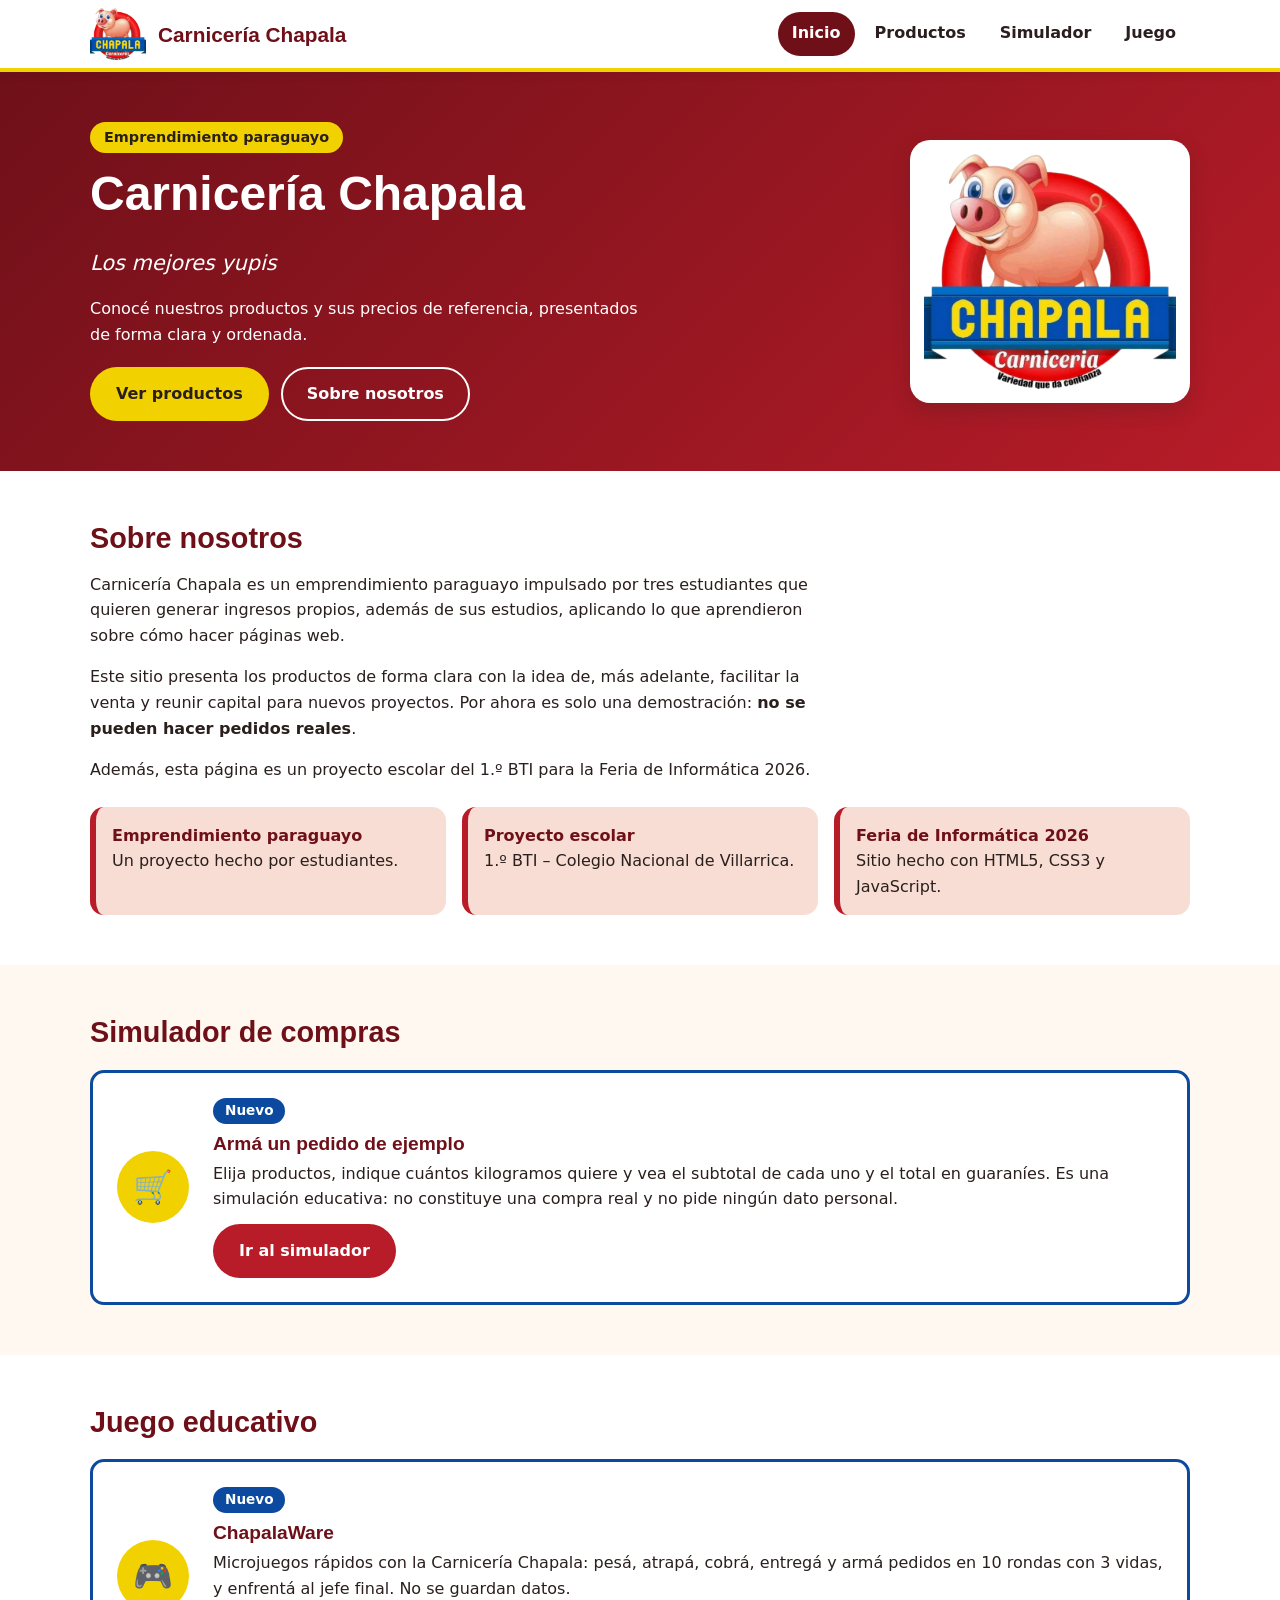
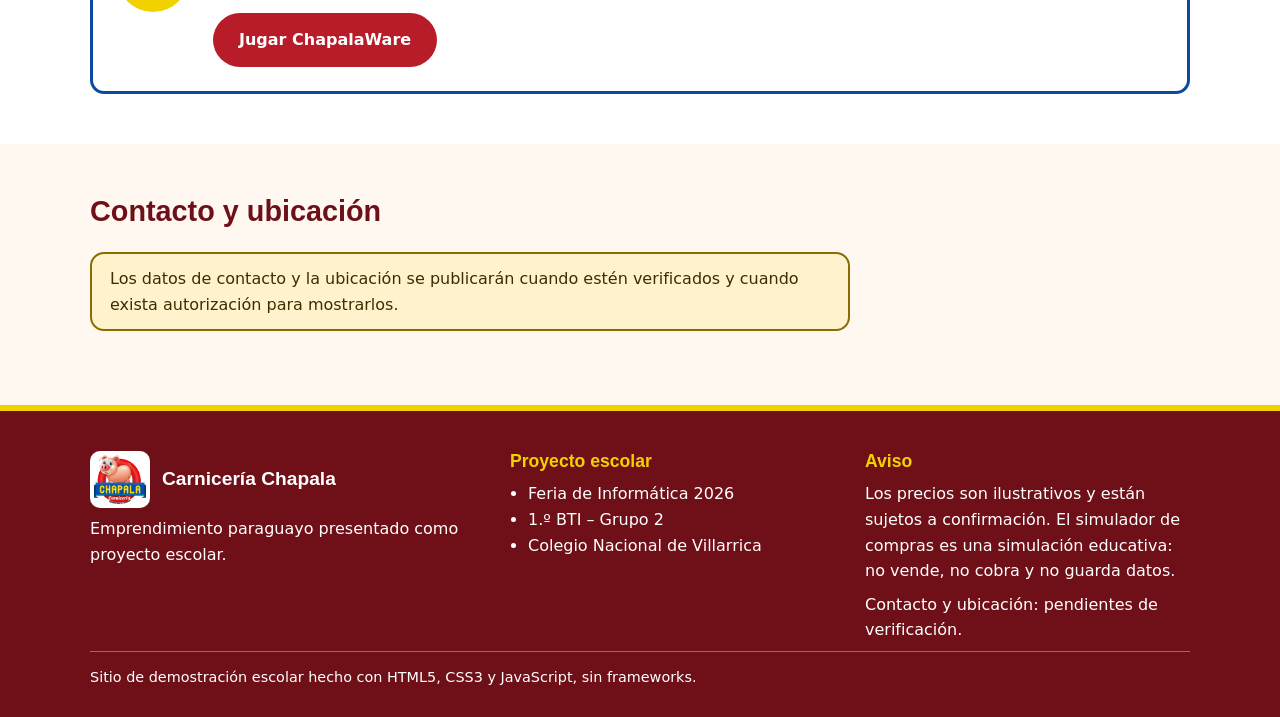
<file: Chapala_V07_AUDITADO/Chapala_V07_AUDITADO/index.html>
<!DOCTYPE html>
<html lang="es">
<head>
  <meta charset="UTF-8">
  <meta name="viewport" content="width=device-width, initial-scale=1">
  <meta name="description" content="Carnicería Chapala: emprendimiento paraguayo de carnes presentado como proyecto escolar del 1.º BTI para la Feria de Informática 2026.">
  <title>Inicio – Carnicería Chapala</title>
  <link rel="icon" href="img/logo-chapala.png" type="image/png">
  <link rel="stylesheet" href="css/estilos.css">
</head>
<body>
  <a class="saltar" href="#contenido">Saltar al contenido</a>

  <header class="cabecera">
    <div class="contenedor cabecera-interior">
      <a class="marca" href="index.html">
        <img src="img/logo-chapala.png" alt="" width="56" height="52">
        <span>Carnicería Chapala</span>
      </a>
      <nav class="menu" aria-label="Menú principal">
        <ul>
          <li><a href="index.html" aria-current="page">Inicio</a></li>
          <li><a href="productos.html">Productos</a></li>
          <li><a href="productos.html#simulador">Simulador</a></li>
          <li><a href="juegos.html">Juego</a></li>
        </ul>
      </nav>
    </div>
  </header>

  <main id="contenido" tabindex="-1">

    <!-- PORTADA -->
    <section class="hero" aria-labelledby="titulo-portada">
      <div class="contenedor hero-interior">
        <div>
          <p class="etiqueta">Emprendimiento paraguayo</p>
          <h1 id="titulo-portada">Carnicería Chapala</h1>
          <p class="lema">Los mejores yupis</p>
          <p>Conocé nuestros productos y sus precios de referencia, presentados de forma clara y ordenada.</p>
          <div class="hero-botones">
            <a class="boton boton-amarillo" href="productos.html">Ver productos</a>
            <a class="boton boton-borde-claro" href="#nosotros">Sobre nosotros</a>
          </div>
        </div>
        <img class="hero-logo" src="img/logo-chapala.png" alt="Logotipo de Carnicería Chapala: un cerdito sonriente sobre un círculo rojo con el cartel CHAPALA" width="280" height="262">
      </div>
    </section>

    <!-- SOBRE NOSOTROS -->
    <section class="seccion seccion-clara" id="nosotros" aria-labelledby="titulo-nosotros">
      <div class="contenedor">
        <h2 id="titulo-nosotros">Sobre nosotros</h2>
        <p>
          Carnicería Chapala es un emprendimiento paraguayo impulsado por tres estudiantes
          que quieren generar ingresos propios, además de sus estudios, aplicando lo que
          aprendieron sobre cómo hacer páginas web.
        </p>
        <p>
          Este sitio presenta los productos de forma clara con la idea de, más adelante,
          facilitar la venta y reunir capital para nuevos proyectos. Por ahora es solo una
          demostración: <strong>no se pueden hacer pedidos reales</strong>.
        </p>
        <p>
          Además, esta página es un proyecto escolar del 1.º BTI para la Feria de Informática 2026.
        </p>
        <div class="datos">
          <div class="dato"><strong>Emprendimiento paraguayo</strong>Un proyecto hecho por estudiantes.</div>
          <div class="dato"><strong>Proyecto escolar</strong>1.º BTI – Colegio Nacional de Villarrica.</div>
          <div class="dato"><strong>Feria de Informática 2026</strong>Sitio hecho con HTML5, CSS3 y JavaScript.</div>
        </div>
      </div>
    </section>

    <!-- SIMULADOR DE COMPRAS -->
    <section class="seccion" id="simulador" aria-labelledby="titulo-simulador">
      <div class="contenedor">
        <h2 id="titulo-simulador">Simulador de compras</h2>
        <div class="actividad">
          <div class="icono" aria-hidden="true">🛒</div>
          <div>
            <span class="insignia">Nuevo</span>
            <h3>Armá un pedido de ejemplo</h3>
            <p>
              Elija productos, indique cuántos kilogramos quiere y vea el subtotal de cada uno
              y el total en guaraníes. Es una simulación educativa: no constituye una compra real
              y no pide ningún dato personal.
            </p>
            <a class="boton boton-rojo" href="productos.html#simulador">Ir al simulador</a>
          </div>
        </div>
      </div>
    </section>

    <!-- JUEGO EDUCATIVO -->
    <section class="seccion seccion-clara" id="juego" aria-labelledby="titulo-juego">
      <div class="contenedor">
        <h2 id="titulo-juego">Juego educativo</h2>
        <div class="actividad">
          <div class="icono" aria-hidden="true">🎮</div>
          <div>
            <span class="insignia">Nuevo</span>
            <h3>ChapalaWare</h3>
            <p>
              Microjuegos rápidos con la Carnicería Chapala: pesá, atrapá, cobrá, entregá y armá
              pedidos en 10 rondas con 3 vidas, y enfrentá al jefe final. No se guardan datos.
            </p>
            <a class="boton boton-rojo" href="juegos.html">Jugar ChapalaWare</a>
          </div>
        </div>
      </div>
    </section>

    <!-- CONTACTO Y UBICACIÓN (pendiente) -->
    <section class="seccion" id="contacto" aria-labelledby="titulo-contacto">
      <div class="contenedor">
        <h2 id="titulo-contacto">Contacto y ubicación</h2>
        <p class="aviso">
          Los datos de contacto y la ubicación se publicarán cuando estén verificados y
          cuando exista autorización para mostrarlos.
        </p>
      </div>
    </section>

  </main>

  <footer class="pie">
    <div class="contenedor">
      <div class="pie-columnas">
        <div>
          <p class="pie-marca">
            <img src="img/logo-chapala.png" alt="" width="60" height="56">
            <span>Carnicería Chapala</span>
          </p>
          <p>Emprendimiento paraguayo presentado como proyecto escolar.</p>
        </div>
        <div>
          <h2>Proyecto escolar</h2>
          <ul>
            <li>Feria de Informática 2026</li>
            <li>1.º BTI – Grupo 2</li>
            <li>Colegio Nacional de Villarrica</li>
          </ul>
        </div>
        <div>
          <h2>Aviso</h2>
          <p>Los precios son ilustrativos y están sujetos a confirmación. El simulador de compras es una simulación educativa: no vende, no cobra y no guarda datos.</p>
          <p>Contacto y ubicación: pendientes de verificación.</p>
        </div>
      </div>
      <p class="pie-final">Sitio de demostración escolar hecho con HTML5, CSS3 y JavaScript, sin frameworks.</p>
    </div>
  </footer>
</body>
</html>
</file>
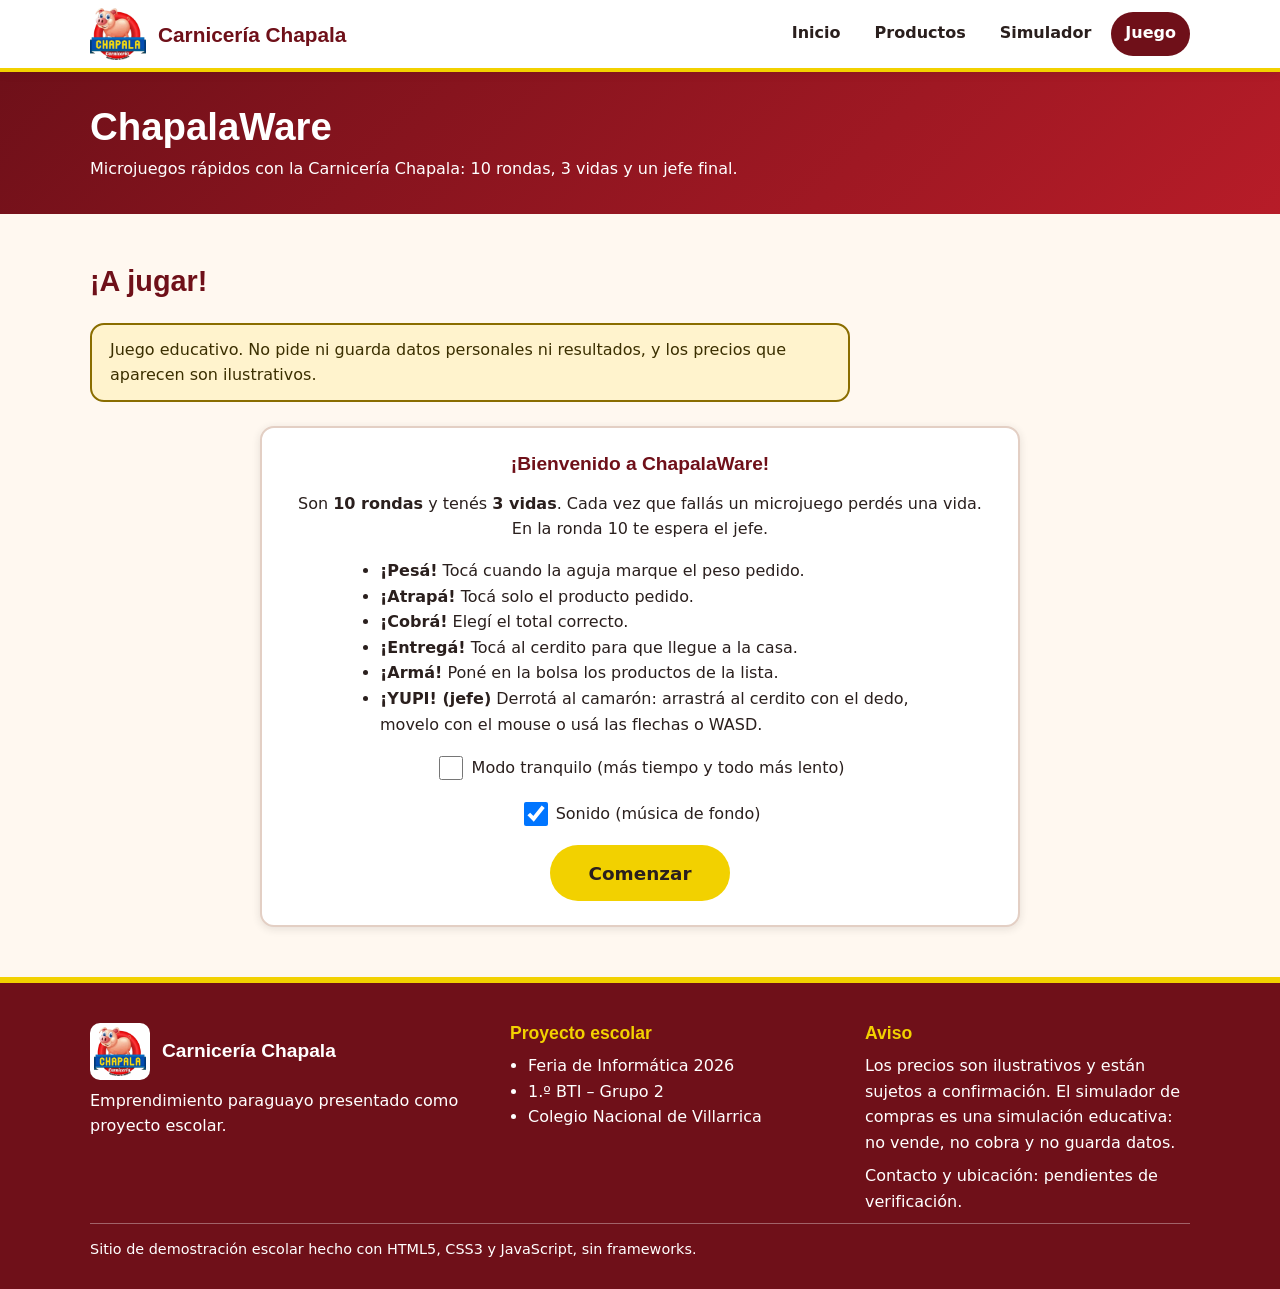
<file: Chapala_V07_AUDITADO/Chapala_V07_AUDITADO/juegos.html>
<!DOCTYPE html>
<html lang="es">
<head>
  <meta charset="UTF-8">
  <meta name="viewport" content="width=device-width, initial-scale=1">
  <meta name="description" content="ChapalaWare: juego de microjuegos rápidos con temática de la Carnicería Chapala. 10 rondas, 3 vidas y un jefe final. No guarda datos.">
  <title>Juego: ChapalaWare – Carnicería Chapala</title>
  <link rel="icon" href="img/logo-chapala.png" type="image/png">
  <link rel="stylesheet" href="css/estilos.css">
</head>
<body>
  <a class="saltar" href="#contenido">Saltar al contenido</a>

  <header class="cabecera">
    <div class="contenedor cabecera-interior">
      <a class="marca" href="index.html">
        <img src="img/logo-chapala.png" alt="" width="56" height="52">
        <span>Carnicería Chapala</span>
      </a>
      <nav class="menu" aria-label="Menú principal">
        <ul>
          <li><a href="index.html">Inicio</a></li>
          <li><a href="productos.html">Productos</a></li>
          <li><a href="productos.html#simulador">Simulador</a></li>
          <li><a href="juegos.html" aria-current="page">Juego</a></li>
        </ul>
      </nav>
    </div>
  </header>

  <main id="contenido" tabindex="-1">

    <div class="banner">
      <div class="contenedor">
        <h1>ChapalaWare</h1>
        <p>Microjuegos rápidos con la Carnicería Chapala: 10 rondas, 3 vidas y un jefe final.</p>
      </div>
    </div>

    <section class="seccion" id="desafio" aria-labelledby="titulo-desafio">
      <div class="contenedor">
        <h2 id="titulo-desafio">¡A jugar!</h2>
        <p class="aviso">
          Juego educativo. No pide ni guarda datos personales ni resultados, y los precios
          que aparecen son ilustrativos.
        </p>

        <noscript>
          <p class="aviso">Para jugar es necesario activar JavaScript en el navegador.</p>
        </noscript>

        <div class="juego" id="juego-app">
          <p class="solo-lectores" id="anuncio-juego" role="status" aria-live="polite"></p>

          <!-- Marcador (se ve durante las rondas) -->
          <div class="hud" id="hud" hidden>
            <span id="hud-ronda">Ronda 1 de 10</span>
            <span class="vidas" id="hud-vidas" role="img" aria-label="Vidas: 3 de 3">♥♥♥</span>
            <span>Puntaje: <strong id="hud-puntaje">0</strong></span>
            <button class="boton-sonido" id="btn-sonido" type="button" aria-pressed="true">Sonido: sí</button>
          </div>

          <!-- Pantalla de inicio -->
          <div id="pantalla-inicio" class="pantalla-centro">
            <h3>¡Bienvenido a ChapalaWare!</h3>
            <p>
              Son <strong>10 rondas</strong> y tenés <strong>3 vidas</strong>. Cada vez que fallás
              un microjuego perdés una vida. En la ronda 10 te espera el jefe.
            </p>
            <ul class="lista-juegos">
              <li><strong>¡Pesá!</strong> Tocá cuando la aguja marque el peso pedido.</li>
              <li><strong>¡Atrapá!</strong> Tocá solo el producto pedido.</li>
              <li><strong>¡Cobrá!</strong> Elegí el total correcto.</li>
              <li><strong>¡Entregá!</strong> Tocá al cerdito para que llegue a la casa.</li>
              <li><strong>¡Armá!</strong> Poné en la bolsa los productos de la lista.</li>
              <li><strong>¡YUPI! (jefe)</strong> Derrotá al camarón: arrastrá al cerdito con el dedo,
                  movelo con el mouse o usá las flechas o WASD.</li>
            </ul>
            <p class="opcion-tranquilo">
              <input type="checkbox" id="modo-tranquilo">
              <label for="modo-tranquilo">Modo tranquilo (más tiempo y todo más lento)</label>
            </p>
            <p class="opcion-tranquilo">
              <input type="checkbox" id="sonido-activado" checked>
              <label for="sonido-activado">Sonido (música de fondo)</label>
            </p>
            <p class="aviso" id="aviso-texturas" hidden></p>
            <button class="boton boton-amarillo boton-grande" id="btn-comenzar" type="button">Comenzar</button>
          </div>

          <!-- Pantalla de consigna: la orden del microjuego -->
          <div id="pantalla-consigna" class="pantalla-centro" hidden>
            <p class="consigna-grande" id="consigna-titulo"></p>
            <p class="consigna-subtitulo" id="consigna-subtitulo"></p>
          </div>

          <!-- Pantalla de microjuego -->
           
          <div id="pantalla-micro" class="escenario" hidden>
            <p class="instruccion" id="instruccion"></p>
            <div class="tiempo" aria-hidden="true">
              <div class="tiempo-relleno" id="tiempo-relleno"></div>
            </div>
            <div class="zona-micro" id="zona-micro"></div>
            <div class="resultado-juego" id="resultado-micro" hidden>
              <p class="resultado-titulo"></p>
              <p class="resultado-mensaje"></p>
            </div>
          </div>

          <!-- Pantalla del jefe -->
          <div id="pantalla-jefe" class="escenario" hidden>
            <div class="barra-jefe">
              <span id="jefe-vida-texto">Camarón: 500 / 500</span>
              <div class="barra-jefe-fondo" aria-hidden="true">
                <div class="barra-jefe-relleno" id="jefe-barra-relleno"></div>
              </div>
            </div>
            <canvas id="lienzo-jefe" width="360" height="520" role="img"
              aria-label="Pantalla del combate: el cerdito en un cohete contra el camarón"></canvas>
            <p class="ayuda">
              El cerdito dispara solo. Arrastre con el dedo, mueva el mouse o use las flechas / WASD
              (Shift para ir más lento). Solo el punto blanco del centro puede recibir balas.
            </p>
            <div class="resultado-juego" id="resultado-jefe" hidden>
              <p class="resultado-titulo"></p>
              <p class="resultado-mensaje"></p>
            </div>
          </div>

          <!-- Pantalla de victoria -->
          <div id="pantalla-victoria" class="pantalla-centro" hidden>
            <h3 id="victoria-titulo" tabindex="-1">¡Victoria!</h3>
            <p>Entregaste todos los pedidos y derrotaste al camarón.</p>
            <p class="resultado-puntaje" id="victoria-puntaje"></p>
            <p id="victoria-detalle"></p>
            <button class="boton boton-amarillo boton-grande" id="btn-volver-victoria" type="button">Volver a jugar</button>
          </div>

          <!-- Pantalla de derrota -->
          <div id="pantalla-derrota" class="pantalla-centro" hidden>
            <h3 id="derrota-titulo" tabindex="-1">¡Intentá de nuevo!</h3>
            <p>Se terminaron las 3 vidas.</p>
            <p class="resultado-puntaje" id="derrota-puntaje"></p>
            <p id="derrota-detalle"></p>
            <button class="boton boton-amarillo boton-grande" id="btn-volver-derrota" type="button">Volver a jugar</button>
          </div>

        </div>
      </div>
    </section>

  </main>

  <footer class="pie">
    <div class="contenedor">
      <div class="pie-columnas">
        <div>
          <p class="pie-marca">
            <img src="img/logo-chapala.png" alt="" width="60" height="56">
            <span>Carnicería Chapala</span>
          </p>
          <p>Emprendimiento paraguayo presentado como proyecto escolar.</p>
        </div>
        <div>
          <h2>Proyecto escolar</h2>
          <ul>
            <li>Feria de Informática 2026</li>
            <li>1.º BTI – Grupo 2</li>
            <li>Colegio Nacional de Villarrica</li>
          </ul>
        </div>
        <div>
          <h2>Aviso</h2>
          <p>Los precios son ilustrativos y están sujetos a confirmación. El simulador de compras es una simulación educativa: no vende, no cobra y no guarda datos.</p>
          <p>Contacto y ubicación: pendientes de verificación.</p>
        </div>
      </div>
      <p class="pie-final">Sitio de demostración escolar hecho con HTML5, CSS3 y JavaScript, sin frameworks.</p>
    </div>
  </footer>

  <script src="js/app.js" defer></script>
  <script src="js/juegos.js" defer></script>
</body>
</html>
</file>
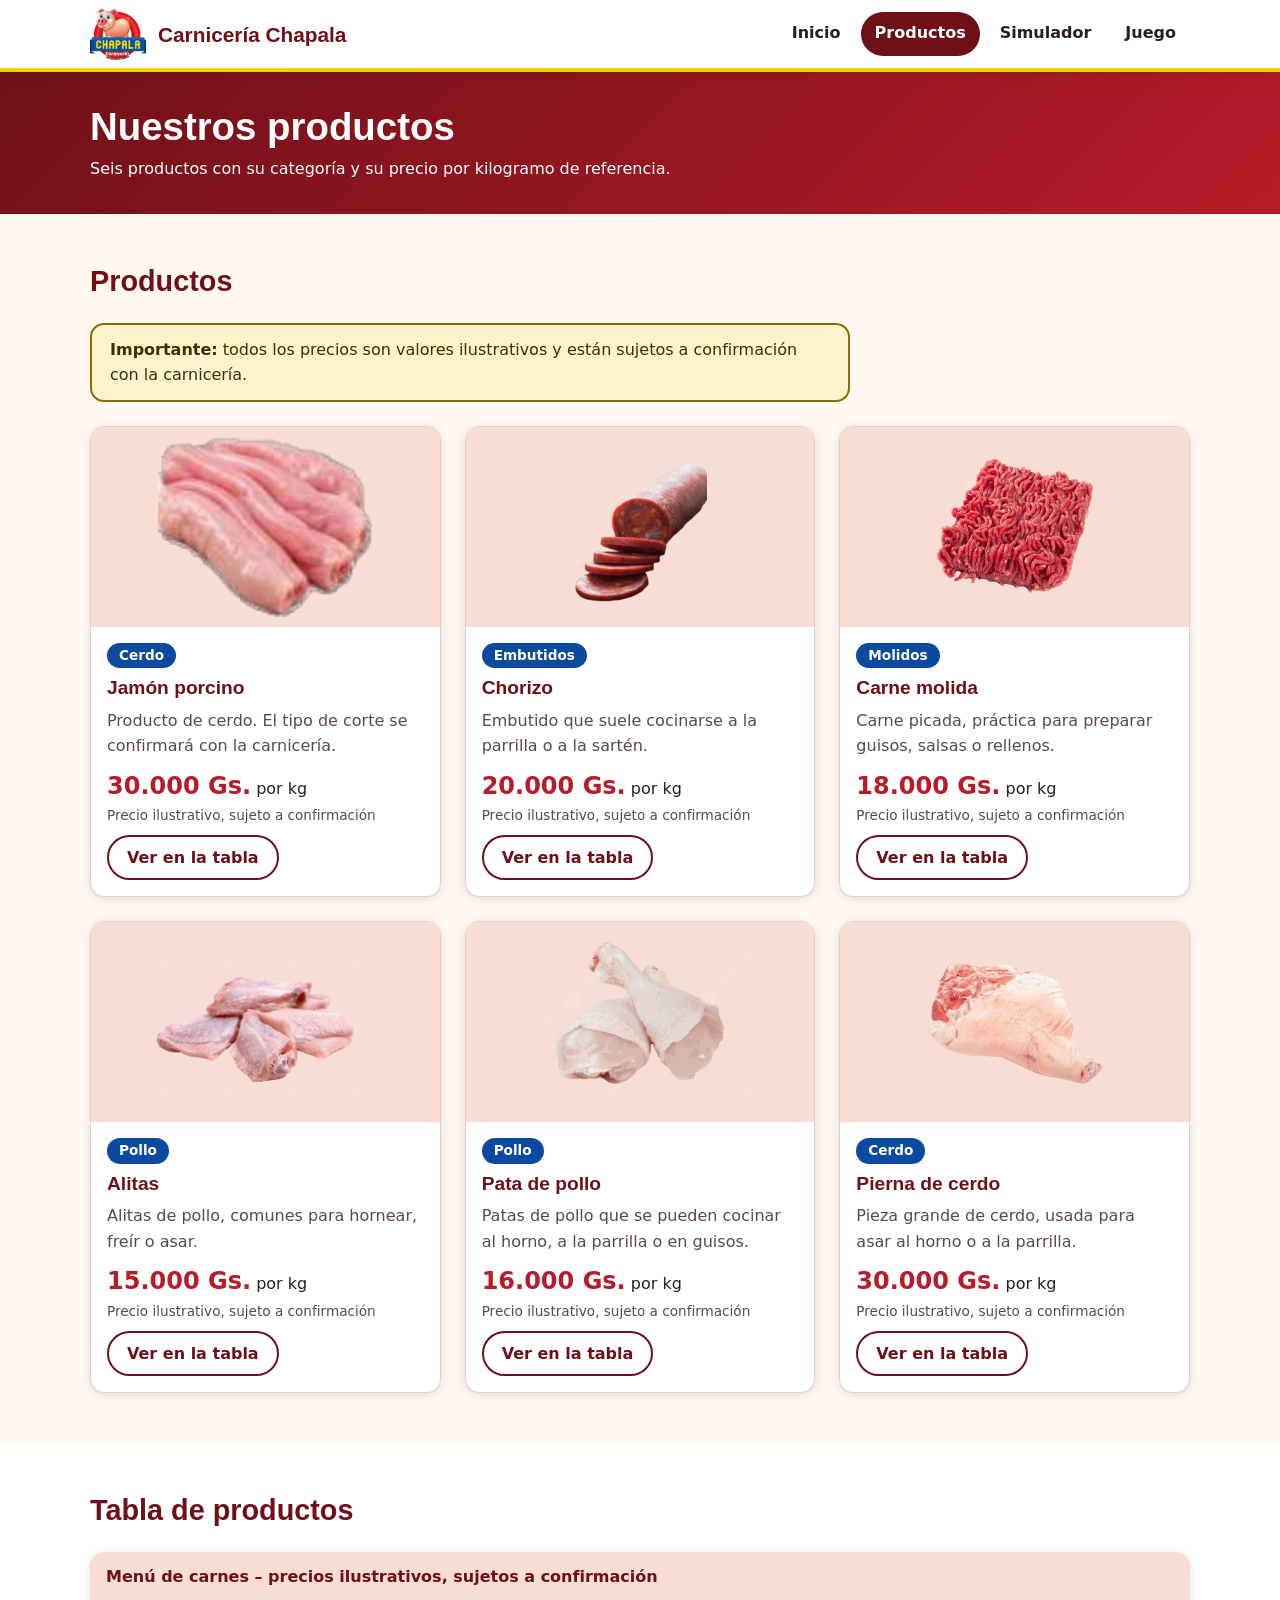
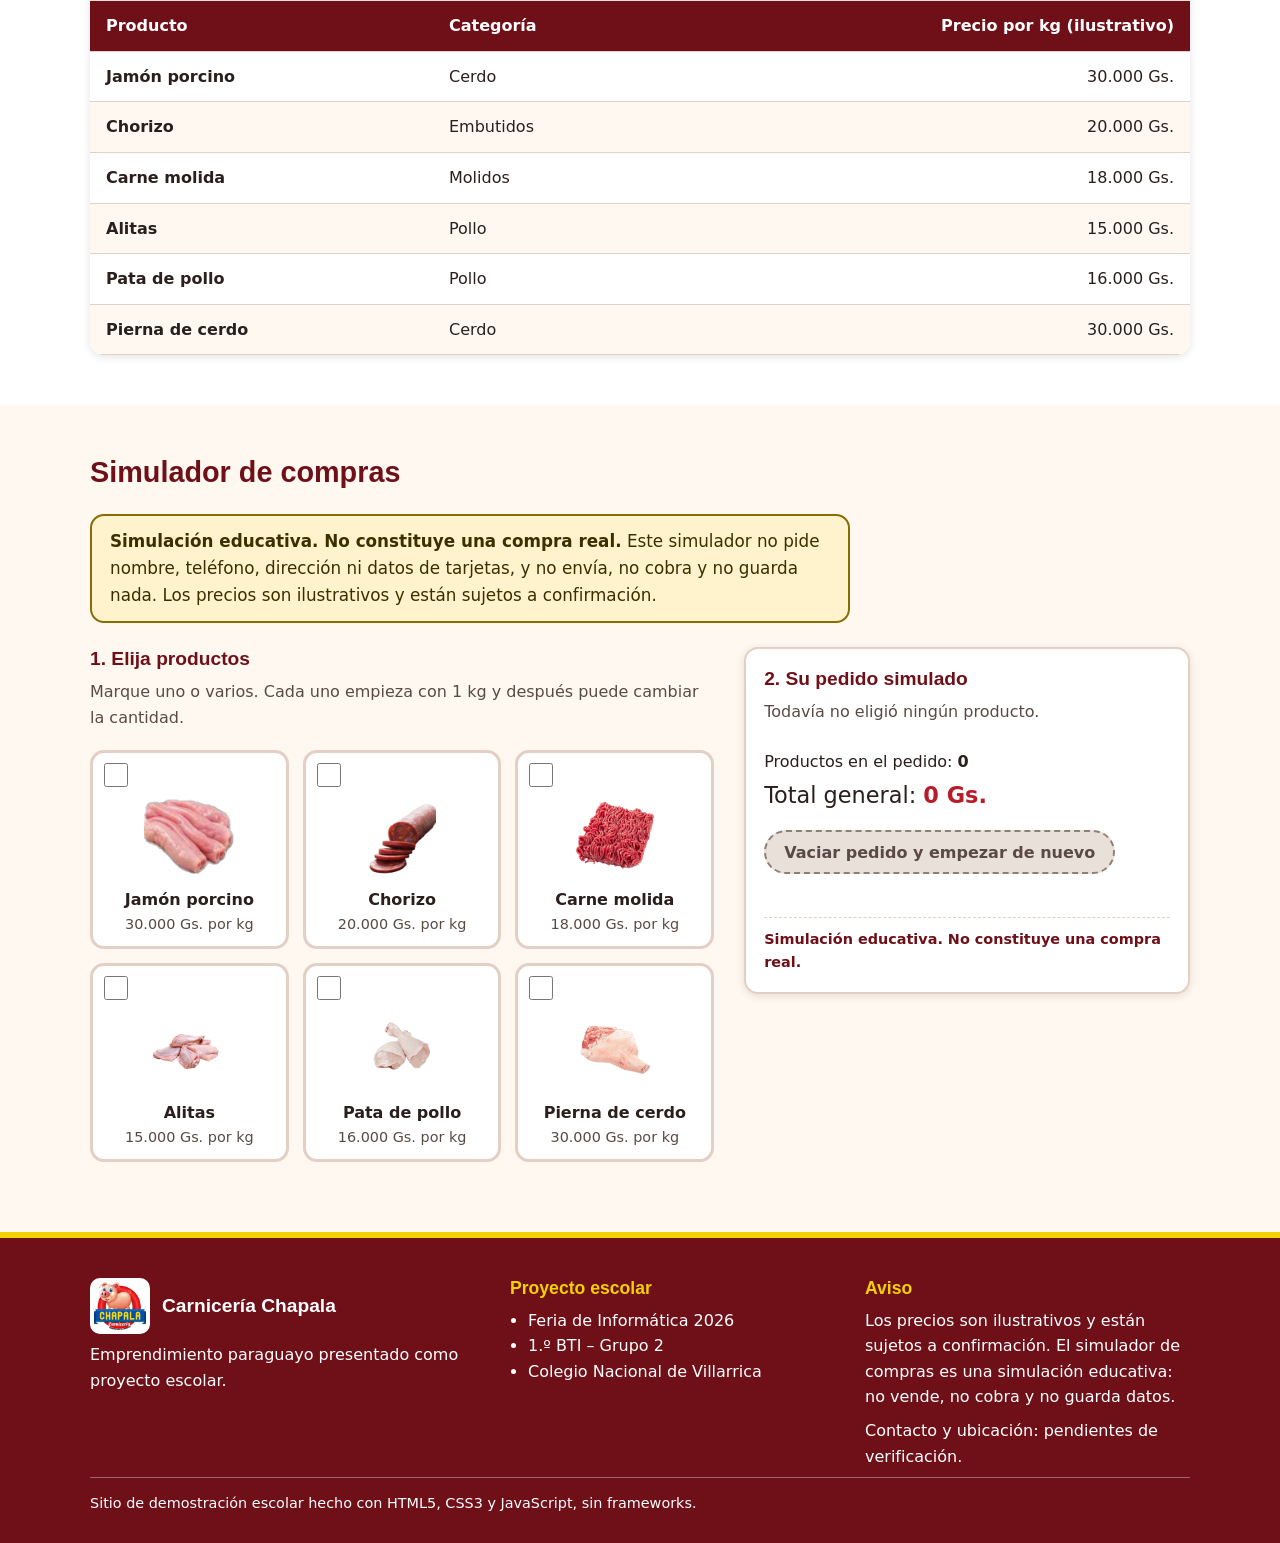
<file: Chapala_V07_AUDITADO/Chapala_V07_AUDITADO/productos.html>
<!DOCTYPE html>
<html lang="es">
<head>
  <meta charset="UTF-8">
  <meta name="viewport" content="width=device-width, initial-scale=1">
  <meta name="description" content="Productos de Carnicería Chapala con precios ilustrativos por kilogramo y un simulador de compras educativo que no envía ni guarda datos.">
  <title>Productos – Carnicería Chapala</title>
  <link rel="icon" href="img/logo-chapala.png" type="image/png">
  <link rel="stylesheet" href="css/estilos.css">
</head>
<body>
  <a class="saltar" href="#contenido">Saltar al contenido</a>

  <header class="cabecera">
    <div class="contenedor cabecera-interior">
      <a class="marca" href="index.html">
        <img src="img/logo-chapala.png" alt="" width="56" height="52">
        <span>Carnicería Chapala</span>
      </a>
      <nav class="menu" aria-label="Menú principal">
        <ul>
          <li><a href="index.html">Inicio</a></li>
          <li><a href="productos.html" aria-current="page">Productos</a></li>
          <li><a href="productos.html#simulador">Simulador</a></li>
          <li><a href="juegos.html">Juego</a></li>
        </ul>
      </nav>
    </div>
  </header>

  <main id="contenido" tabindex="-1">

    <div class="banner">
      <div class="contenedor">
        <h1>Nuestros productos</h1>
        <p>Seis productos con su categoría y su precio por kilogramo de referencia.</p>
      </div>
    </div>

    <section class="seccion" aria-labelledby="titulo-tarjetas">
      <div class="contenedor">
        <h2 id="titulo-tarjetas">Productos</h2>
        <p class="aviso">
          <strong>Importante:</strong> todos los precios son valores ilustrativos y están
          sujetos a confirmación con la carnicería.
        </p>
        <ul class="tarjetas">
          <li>
            <article class="tarjeta">
              <div class="tarjeta-foto">
                <img src="img/yupi-de-cerdo.png" alt="Yupi de cerdo" width="300" height="200" loading="lazy">
              </div>
              <div class="tarjeta-cuerpo">
                <span class="categoria">Cerdo</span>
                <h3>Jamón porcino</h3>
                <p>Producto de cerdo. El tipo de corte se confirmará con la carnicería.</p>
                <p class="precio"><span class="monto">30.000 Gs.</span> por kg<span class="nota-precio">Precio ilustrativo, sujeto a confirmación</span></p>
                <a class="boton boton-borde" href="#tabla-precios">Ver en la tabla</a>
              </div>
            </article>
          </li>
          <li>
            <article class="tarjeta">
              <div class="tarjeta-foto">
                <img src="img/chorizo.png" alt="Chorizo entero y en rodajas" width="300" height="200" loading="lazy">
              </div>
              <div class="tarjeta-cuerpo">
                <span class="categoria">Embutidos</span>
                <h3>Chorizo</h3>
                <p>Embutido que suele cocinarse a la parrilla o a la sartén.</p>
                <p class="precio"><span class="monto">20.000 Gs.</span> por kg<span class="nota-precio">Precio ilustrativo, sujeto a confirmación</span></p>
                <a class="boton boton-borde" href="#tabla-precios">Ver en la tabla</a>
              </div>
            </article>
          </li>
          <li>
            <article class="tarjeta">
              <div class="tarjeta-foto">
                <img src="img/carne-molida.png" alt="Carne molida cruda" width="300" height="200" loading="lazy">
              </div>
              <div class="tarjeta-cuerpo">
                <span class="categoria">Molidos</span>
                <h3>Carne molida</h3>
                <p>Carne picada, práctica para preparar guisos, salsas o rellenos.</p>
                <p class="precio"><span class="monto">18.000 Gs.</span> por kg<span class="nota-precio">Precio ilustrativo, sujeto a confirmación</span></p>
                <a class="boton boton-borde" href="#tabla-precios">Ver en la tabla</a>
              </div>
            </article>
          </li>
          <li>
            <article class="tarjeta">
              <div class="tarjeta-foto">
                <img src="img/alitas.png" alt="Alitas de pollo crudas" width="300" height="200" loading="lazy">
              </div>
              <div class="tarjeta-cuerpo">
                <span class="categoria">Pollo</span>
                <h3>Alitas</h3>
                <p>Alitas de pollo, comunes para hornear, freír o asar.</p>
                <p class="precio"><span class="monto">15.000 Gs.</span> por kg<span class="nota-precio">Precio ilustrativo, sujeto a confirmación</span></p>
                <a class="boton boton-borde" href="#tabla-precios">Ver en la tabla</a>
              </div>
            </article>
          </li>
          <li>
            <article class="tarjeta">
              <div class="tarjeta-foto">
                <img src="img/pata-de-pollo.png" alt="Patas de pollo crudas" width="300" height="200" loading="lazy">
              </div>
              <div class="tarjeta-cuerpo">
                <span class="categoria">Pollo</span>
                <h3>Pata de pollo</h3>
                <p>Patas de pollo que se pueden cocinar al horno, a la parrilla o en guisos.</p>
                <p class="precio"><span class="monto">16.000 Gs.</span> por kg<span class="nota-precio">Precio ilustrativo, sujeto a confirmación</span></p>
                <a class="boton boton-borde" href="#tabla-precios">Ver en la tabla</a>
              </div>
            </article>
          </li>
          <li>
            <article class="tarjeta">
              <div class="tarjeta-foto">
                <img src="img/pierna-de-cerdo.png" alt="Pierna de cerdo cruda" width="300" height="200" loading="lazy">
              </div>
              <div class="tarjeta-cuerpo">
                <span class="categoria">Cerdo</span>
                <h3>Pierna de cerdo</h3>
                <p>Pieza grande de cerdo, usada para asar al horno o a la parrilla.</p>
                <p class="precio"><span class="monto">30.000 Gs.</span> por kg<span class="nota-precio">Precio ilustrativo, sujeto a confirmación</span></p>
                <a class="boton boton-borde" href="#tabla-precios">Ver en la tabla</a>
              </div>
            </article>
          </li>
        </ul>
      </div>
    </section>

    <section class="seccion seccion-clara" id="tabla-precios" aria-labelledby="titulo-tabla">
      <div class="contenedor">
        <h2 id="titulo-tabla">Tabla de productos</h2>
        <div class="tabla-scroll">
          <table class="tabla-precios">
            <caption>Menú de carnes – precios ilustrativos, sujetos a confirmación</caption>
            <thead>
              <tr>
                <th scope="col">Producto</th>
                <th scope="col">Categoría</th>
                <th scope="col">Precio por kg (ilustrativo)</th>
              </tr>
            </thead>
            <tbody>
              <tr><th scope="row">Jamón porcino</th><td>Cerdo</td><td>30.000 Gs.</td></tr>
              <tr><th scope="row">Chorizo</th><td>Embutidos</td><td>20.000 Gs.</td></tr>
              <tr><th scope="row">Carne molida</th><td>Molidos</td><td>18.000 Gs.</td></tr>
              <tr><th scope="row">Alitas</th><td>Pollo</td><td>15.000 Gs.</td></tr>
              <tr><th scope="row">Pata de pollo</th><td>Pollo</td><td>16.000 Gs.</td></tr>
              <tr><th scope="row">Pierna de cerdo</th><td>Cerdo</td><td>30.000 Gs.</td></tr>
            </tbody>
          </table>
        </div>
      </div>
    </section>

    <section class="seccion" id="simulador" aria-labelledby="titulo-simulador">
      <div class="contenedor">
        <h2 id="titulo-simulador">Simulador de compras</h2>

        <p class="aviso aviso-fuerte">
          <strong>Simulación educativa. No constituye una compra real.</strong>
          Este simulador no pide nombre, teléfono, dirección ni datos de tarjetas, y no envía,
          no cobra y no guarda nada. Los precios son ilustrativos y están sujetos a confirmación.
        </p>

        <noscript>
          <p class="aviso">Para usar el simulador es necesario activar JavaScript en el navegador.</p>
        </noscript>

        <div class="simulador">
          <div>
            <h3 id="titulo-catalogo">1. Elija productos</h3>
            <p class="ayuda">Marque uno o varios. Cada uno empieza con 1 kg y después puede cambiar la cantidad.</p>
            <fieldset>
              <legend class="solo-lectores">Productos disponibles con su precio por kilogramo</legend>
              <div class="opciones" id="selector-productos"></div>
            </fieldset>
          </div>

          <div class="sim-pedido" aria-labelledby="titulo-pedido-sim">
            <h3 id="titulo-pedido-sim">2. Su pedido simulado</h3>
            <p id="pedido-vacio" class="ayuda">Todavía no eligió ningún producto.</p>
            <ul class="lista-pedido" id="lista-pedido" hidden></ul>

            <div class="total-caja">
              <p>Productos en el pedido: <strong id="cantidad-items">0</strong></p>
              <p class="total">Total general: <strong id="total-pedido">0 Gs.</strong></p>
            </div>

            <button class="boton boton-borde" id="btn-vaciar" type="button" disabled>Vaciar pedido y empezar de nuevo</button>
            <p id="estado-sim" class="estado" role="status" aria-live="polite"></p>
            <p class="nota-sim">Simulación educativa. No constituye una compra real.</p>
          </div>
        </div>
      </div>
    </section>

  </main>

  <footer class="pie">
    <div class="contenedor">
      <div class="pie-columnas">
        <div>
          <p class="pie-marca">
            <img src="img/logo-chapala.png" alt="" width="60" height="56">
            <span>Carnicería Chapala</span>
          </p>
          <p>Emprendimiento paraguayo presentado como proyecto escolar.</p>
        </div>
        <div>
          <h2>Proyecto escolar</h2>
          <ul>
            <li>Feria de Informática 2026</li>
            <li>1.º BTI – Grupo 2</li>
            <li>Colegio Nacional de Villarrica</li>
          </ul>
        </div>
        <div>
          <h2>Aviso</h2>
          <p>Los precios son ilustrativos y están sujetos a confirmación. El simulador de compras es una simulación educativa: no vende, no cobra y no guarda datos.</p>
          <p>Contacto y ubicación: pendientes de verificación.</p>
        </div>
      </div>
      <p class="pie-final">Sitio de demostración escolar hecho con HTML5, CSS3 y JavaScript, sin frameworks.</p>
    </div>
  </footer>

  <script src="js/app.js" defer></script>
</body>
</html>
</file>
<file: Chapala_V07_AUDITADO/Chapala_V07_AUDITADO/css/estilos.css>
/* ==========================================================
   Carnicería Chapala – Hoja de estilos V05 (diseño)
   Proyecto escolar – 1.º BTI – Colegio Nacional de Villarrica
   ----------------------------------------------------------
   ÍNDICE
   1. Colores y medidas (variables)
   2. Base
   3. Cabecera y menú
   4. Botones
   5. Portada (hero) y banner
   6. Secciones y datos
   7. Tarjetas de productos
   8. Tabla de precios
   9. Actividades (resúmenes de simulador y juego en Inicio)
  10. Casillas de selección (opciones)
  11. Pie de página
  12. Movimiento reducido
  13. Simulador de compras
  14. Juego «Desafío Chapala»
  15. Responsive (tabletas y celulares)
   ========================================================== */

/* ---------- 1. Colores y medidas ----------
   Los colores salen del logotipo: rojo, azul y amarillo.
   Si queremos cambiar un color, lo cambiamos acá y se actualiza todo el sitio. */
:root {
  --rojo: #b71c28;          /* rojo del logo, un poco más oscuro para leer bien */
  --burdeos: #6f1019;       /* rojo oscuro: títulos y pie de página */
  --azul: #0b4a9e;          /* azul del cartel del logo */
  --amarillo: #f2d100;      /* amarillo de las letras del logo */
  --crema: #fff8f0;         /* fondo general, cálido */
  --rosa: #f7ddd3;          /* tono del cerdito, para fondos suaves */
  --carbon: #2a1f1d;        /* texto principal */
  --gris: #5a4a46;          /* texto secundario */
  --blanco: #ffffff;
  --borde: #e3cfc4;
  --sombra: 0 2px 8px rgba(42, 31, 29, 0.12);
  --sombra-fuerte: 0 8px 20px rgba(42, 31, 29, 0.2);
  --radio: 14px;
  --ancho-max: 1100px;
}

/* ---------- 2. Base ---------- */
*,
*::before,
*::after {
  box-sizing: border-box;
}

html {
  scroll-behavior: smooth;
  scroll-padding-top: 110px;   /* para que el menú fijo no tape los títulos */
}

body {
  margin: 0;
  background-color: var(--crema);
  color: var(--carbon);
  font-family: system-ui, "Segoe UI", Arial, sans-serif;
  line-height: 1.6;
}

img {
  max-width: 100%;
  height: auto;
}

/* El atributo hidden siempre oculta, aunque la clase tenga display */
[hidden] {
  display: none !important;
}

/* Texto solo para lectores de pantalla */
.solo-lectores {
  position: absolute;
  width: 1px;
  height: 1px;
  overflow: hidden;
  clip: rect(0 0 0 0);
  white-space: nowrap;
}

h1,
h2,
h3 {
  font-family: "Trebuchet MS", "Segoe UI", Arial, sans-serif;
  line-height: 1.2;
  color: var(--burdeos);
  margin: 0 0 0.5em;
}
h1 { font-size: 2.4rem; }
h2 { font-size: 1.8rem; }
h3 { font-size: 1.2rem; }

a {
  color: var(--azul);
}

/* Contenedor central: limita el ancho y deja márgenes a los lados */
.contenedor {
  width: 90%;
  max-width: var(--ancho-max);
  margin: 0 auto;
}

/* Enlace para saltar al contenido (accesibilidad con teclado) */
.saltar {
  position: absolute;
  left: -999px;
  top: 0;
  background: var(--blanco);
  color: #000;
  padding: 12px;
  z-index: 100;
}
.saltar:focus {
  left: 0;
}

/* ---------- 3. Cabecera y menú (Flexbox) ---------- */
.cabecera {
  position: sticky;            /* queda fija arriba al bajar */
  top: 0;
  z-index: 50;
  background-color: var(--blanco);
  border-bottom: 4px solid var(--amarillo);
  box-shadow: var(--sombra);
}
.cabecera-interior {
  display: flex;                    /* marca a la izquierda, menú a la derecha */
  justify-content: space-between;
  align-items: center;
  flex-wrap: wrap;
  gap: 10px 20px;
  padding: 8px 0;
}
.marca {
  display: flex;
  align-items: center;
  gap: 12px;
  text-decoration: none;
  color: var(--burdeos);
  font-family: "Trebuchet MS", "Segoe UI", Arial, sans-serif;
  font-weight: bold;
  font-size: 1.3rem;
}
.marca img {
  width: 56px;
  height: auto;
}

.menu ul {
  list-style: none;
  margin: 0;
  padding: 0;
  display: flex;
  flex-wrap: wrap;
  gap: 6px;
}
.menu a {
  display: block;
  min-height: 44px;
  padding: 10px 14px;
  line-height: 1.4;
  border-radius: 999px;
  color: var(--carbon);
  text-decoration: none;
  font-weight: bold;
  transition: background-color 0.25s, color 0.25s;
}
.menu a:hover,
.menu a:focus-visible {
  background-color: var(--rosa);
  color: var(--burdeos);
}
.menu a[aria-current="page"] {
  background-color: var(--burdeos);
  color: var(--blanco);
}

/* Foco visible para quien usa el teclado */
a:focus-visible,
button:focus-visible,
input:focus-visible {
  outline: 3px solid var(--azul);
  outline-offset: 2px;
}

/* ---------- 4. Botones ---------- */
.boton {
  display: inline-block;
  min-height: 44px;
  padding: 12px 24px;
  border: 2px solid transparent;
  border-radius: 999px;
  font-family: inherit;
  font-size: 1rem;
  font-weight: bold;
  text-decoration: none;
  cursor: pointer;
  transition: transform 0.2s, background-color 0.2s, box-shadow 0.2s;
}
.boton:hover {
  transform: translateY(-2px);          /* sube apenas 2 px */
  box-shadow: var(--sombra);
}
.boton:active {
  transform: translateY(0);
}

.boton-amarillo {
  background-color: var(--amarillo);
  color: var(--carbon);
}
.boton-amarillo:hover {
  background-color: #ffe033;
}
.boton-rojo {
  background-color: var(--rojo);
  color: var(--blanco);
}
.boton-rojo:hover {
  background-color: var(--burdeos);
}
.boton-borde-claro {
  background-color: transparent;
  color: var(--blanco);
  border-color: var(--blanco);
}
.boton-borde-claro:hover {
  background-color: rgba(255, 255, 255, 0.15);
}
.boton-borde {
  background-color: transparent;
  color: var(--burdeos);
  border-color: var(--burdeos);
  padding: 8px 18px;
}
.boton-borde:hover {
  background-color: var(--burdeos);
  color: var(--blanco);
}
.boton:disabled {
  background-color: #e9e0da;
  color: #5a4a46;
  border: 2px dashed #8f7f79;
  cursor: not-allowed;
}
.boton:disabled:hover {
  transform: none;
  box-shadow: none;
}

/* ---------- 5. Portada (hero) y banner ---------- */
.hero {
  background: linear-gradient(135deg, var(--burdeos), var(--rojo));
  color: var(--blanco);
  padding: 50px 0;
}
.hero-interior {
  display: flex;                   /* texto a la izquierda, logo a la derecha */
  align-items: center;
  justify-content: space-between;
  gap: 30px;
}
.hero h1 {
  color: var(--blanco);
  font-size: 3rem;
}
.hero .etiqueta {
  display: inline-block;
  margin: 0 0 12px;
  padding: 4px 14px;
  background-color: var(--amarillo);
  color: var(--carbon);
  border-radius: 999px;
  font-weight: bold;
  font-size: 0.9rem;
}
.hero .lema {
  font-size: 1.3rem;
  font-style: italic;
  margin: 0 0 12px;
}
.hero p {
  max-width: 560px;
}
.hero-botones {
  display: flex;
  flex-wrap: wrap;
  gap: 12px;
  margin-top: 20px;
}
.hero-logo {
  flex: 0 0 auto;
  width: 280px;
  padding: 14px;
  background-color: var(--blanco);
  border-radius: 20px;
  box-shadow: var(--sombra-fuerte);
}

.banner {
  background: linear-gradient(135deg, var(--burdeos), var(--rojo));
  color: var(--blanco);
  padding: 32px 0;
}
.banner h1 {
  color: var(--blanco);
  margin-bottom: 6px;
}
.banner p {
  margin: 0;
  max-width: 700px;
}

/* ---------- 6. Secciones y datos ---------- */
.seccion {
  padding: 50px 0;
}
.seccion-clara {
  background-color: var(--blanco);
}
.seccion > .contenedor > p {
  max-width: 760px;
}

.datos {
  display: grid;                        /* 3 columnas iguales */
  grid-template-columns: repeat(3, 1fr);
  gap: 16px;
  margin-top: 24px;
}
.dato {
  background-color: var(--rosa);
  border-left: 6px solid var(--rojo);
  border-radius: var(--radio);
  padding: 16px;
}
.dato strong {
  display: block;
  color: var(--burdeos);
}

.aviso-fuerte {
  font-size: 1.05rem;
  border-width: 3px;
}
.aviso {
  background-color: #fff3cd;
  border: 2px solid #8a6d00;
  border-radius: var(--radio);
  padding: 12px 18px;
  color: #3b2f00;
  margin: 24px 0;
}

/* ---------- 7. Tarjetas de productos (CSS Grid + Flexbox) ---------- */
.tarjetas {
  display: grid;                        /* Grid: 3 columnas en computadora */
  grid-template-columns: repeat(3, 1fr);
  gap: 24px;
  list-style: none;
  margin: 24px 0 0;
  padding: 0;
}
.tarjeta {
  display: flex;                        /* Flexbox: ordena el contenido en columna */
  flex-direction: column;
  background-color: var(--blanco);
  border: 1px solid var(--borde);
  border-radius: var(--radio);
  overflow: hidden;
  box-shadow: var(--sombra);
  transition: transform 0.25s, box-shadow 0.25s;
}
.tarjeta:hover {
  transform: translateY(-4px);
  box-shadow: var(--sombra-fuerte);
}
.tarjeta-foto {
  background-color: var(--rosa);
  overflow: hidden;
}
.tarjeta-foto img {
  display: block;
  width: 100%;
  height: 200px;
  object-fit: contain;                  /* muestra la foto completa, sin deformarla */
  padding: 10px;
  transition: transform 0.4s;
}
.tarjeta:hover .tarjeta-foto img {
  transform: scale(1.05);
}
.tarjeta-cuerpo {
  display: flex;
  flex-direction: column;
  flex: 1;                              /* ocupa el alto sobrante */
  gap: 8px;
  padding: 16px;
}
.tarjeta-cuerpo h3 {
  margin: 0;
}
.categoria {
  align-self: flex-start;
  padding: 2px 12px;
  background-color: var(--azul);
  color: var(--blanco);
  border-radius: 999px;
  font-size: 0.85rem;
  font-weight: bold;
}
.tarjeta-cuerpo p {
  margin: 0;
  color: var(--gris);
}
.tarjeta-cuerpo p.precio {
  color: var(--carbon);
}
.precio .monto {
  font-size: 1.5rem;
  font-weight: bold;
  color: var(--rojo);
}
.precio .nota-precio {
  display: block;
  font-size: 0.85rem;
  color: var(--gris);
}
.tarjeta-cuerpo .boton {
  margin-top: auto;                     /* empuja el botón al fondo de la tarjeta */
  align-self: flex-start;
}

/* ---------- 8. Tabla de precios ---------- */
.tabla-scroll {
  overflow-x: auto;                     /* en celulares se desliza si no entra */
  margin-top: 24px;
  border-radius: var(--radio);
  box-shadow: var(--sombra);
}
.tabla-precios {
  width: 100%;
  border-collapse: collapse;
  background-color: var(--blanco);
}
.tabla-precios caption {
  text-align: left;
  font-weight: bold;
  padding: 12px 16px;
  background-color: var(--rosa);
  color: var(--burdeos);
}
.tabla-precios th,
.tabla-precios td {
  padding: 12px 16px;
  text-align: left;
  border-bottom: 1px solid var(--borde);
}
.tabla-precios thead th {
  background-color: var(--burdeos);
  color: var(--blanco);
}
.tabla-precios tbody tr:nth-child(even) {
  background-color: var(--crema);       /* filas alternadas */
}
.tabla-precios tbody tr:hover {
  background-color: var(--rosa);
}
.tabla-precios td:last-child,
.tabla-precios th:last-child {
  text-align: right;
  white-space: nowrap;
}

/* ---------- 9. Actividades ---------- */
.actividad {
  display: flex;
  align-items: center;
  gap: 24px;
  margin-top: 20px;
  padding: 24px;
  background-color: var(--blanco);
  border: 3px solid var(--azul);
  border-radius: var(--radio);
}
.actividad .icono {
  flex: 0 0 auto;
  display: flex;
  align-items: center;
  justify-content: center;
  width: 72px;
  height: 72px;
  border-radius: 50%;
  background-color: var(--amarillo);
  color: var(--carbon);
  font-size: 2rem;
  font-weight: bold;
}
.actividad h3 {
  margin-bottom: 6px;
}
.actividad p {
  margin: 0 0 12px;
}
.insignia {
  display: inline-block;
  padding: 2px 12px;
  background-color: var(--azul);
  color: var(--blanco);
  border-radius: 999px;
  font-size: 0.85rem;
  font-weight: bold;
  margin-bottom: 8px;
}

/* ---------- 10. Casillas de selección (opciones) ---------- */
fieldset {
  border: 0;
  margin: 20px 0;
  padding: 0;
  min-width: 0;
}
legend {
  font-weight: bold;
  padding: 0;
  margin-bottom: 10px;
}
.opciones {
  display: grid;
  grid-template-columns: repeat(auto-fit, minmax(150px, 1fr));
  gap: 14px;
}
.opcion {
  position: relative;
}
.opcion input[type="checkbox"] {
  position: absolute;
  top: 10px;
  left: 10px;
  width: 24px;
  height: 24px;
  cursor: pointer;
  z-index: 1;
}
.opcion label {
  display: block;
  height: 100%;
  padding: 38px 10px 10px;
  text-align: center;
  cursor: pointer;
  background-color: var(--blanco);
  border: 3px solid var(--borde);
  border-radius: var(--radio);
  transition: background-color 0.25s, border-color 0.25s;
}
.opcion label:hover {
  border-color: var(--rojo);
}
.opcion img {
  display: block;
  width: 90px;
  height: 90px;
  margin: 0 auto 6px;
  object-fit: contain;
}
.opcion .nombre {
  display: block;
  font-weight: bold;
}
.opcion .precio-opcion {
  display: block;
  font-size: 0.9rem;
  color: var(--gris);
}
.opcion input[type="checkbox"]:checked + label {
  background-color: var(--rosa);
  border-color: var(--rojo);
}
.opcion input[type="checkbox"]:focus-visible + label {
  outline: 3px solid var(--azul);
  outline-offset: 2px;
}

/* ---------- 11. Pie de página (CSS Grid) ---------- */
.pie {
  background-color: var(--burdeos);
  color: var(--blanco);
  padding: 40px 0 20px;
  border-top: 6px solid var(--amarillo);
}
.pie-columnas {
  display: grid;
  grid-template-columns: 1.2fr 1fr 1fr;
  gap: 30px;
}
.pie h2 {
  font-size: 1.1rem;
  color: var(--amarillo);
}
.pie p,
.pie ul {
  margin: 0 0 8px;
}
.pie ul {
  padding-left: 18px;
}
.pie a {
  color: var(--blanco);
}
.pie-marca {
  display: flex;
  align-items: center;
  gap: 12px;
  font-family: "Trebuchet MS", "Segoe UI", Arial, sans-serif;
  font-weight: bold;
  font-size: 1.2rem;
}
.pie-marca img {
  width: 60px;
  padding: 4px;
  background-color: var(--blanco);
  border-radius: 10px;
}
.pie-final {
  margin-top: 24px;
  padding-top: 14px;
  border-top: 1px solid rgba(255, 255, 255, 0.35);
  font-size: 0.9rem;
}

/* ---------- 12. Movimiento reducido ---------- */
@media (prefers-reduced-motion: reduce) {
  html {
    scroll-behavior: auto;
  }
  * {
    transition: none !important;
  }
  .boton:hover,
  .tarjeta:hover,
  .tarjeta:hover .tarjeta-foto img {
    transform: none;
  }
  .cerdito {
    transition: none;
  }
}

/* ---------- 13. Simulador de compras ---------- */
.simulador {
  display: grid;                          /* catálogo a la izquierda, pedido a la derecha */
  grid-template-columns: 1.4fr 1fr;
  gap: 30px;
  align-items: start;
  margin-top: 10px;
}
.ayuda {
  color: var(--gris);
  margin: 0 0 12px;
}
.sim-pedido {
  background-color: var(--blanco);
  border: 2px solid var(--borde);
  border-radius: var(--radio);
  padding: 18px;
  box-shadow: var(--sombra);
}
.lista-pedido {
  list-style: none;
  margin: 0 0 12px;
  padding: 0;
}
.fila-pedido {
  display: grid;                          /* 2 x 2: info | subtotal  y  cantidad | quitar */
  grid-template-columns: 1fr auto;
  gap: 8px 12px;
  align-items: center;
  padding: 12px 0;
  border-bottom: 1px solid var(--borde);
}
.fila-info {
  display: flex;
  flex-direction: column;
  color: var(--gris);
  font-size: 0.9rem;
}
.fila-info strong {
  color: var(--carbon);
  font-size: 1rem;
}
.subtotal {
  margin: 0;
  text-align: right;
}
.cantidad {
  display: flex;
  align-items: center;
  gap: 6px;
}
.cantidad button {
  width: 44px;
  height: 44px;
  border: 2px solid var(--burdeos);
  border-radius: 50%;
  background-color: var(--blanco);
  color: var(--burdeos);
  font-size: 1.3rem;
  font-weight: bold;
  line-height: 1;
  cursor: pointer;
  transition: background-color 0.2s, color 0.2s;
}
.cantidad button:hover {
  background-color: var(--burdeos);
  color: var(--blanco);
}
.cantidad input[type="number"] {
  width: 76px;
  height: 44px;
  padding: 4px;
  text-align: center;
  font-size: 1rem;
  border: 2px solid var(--borde);
  border-radius: 8px;
}
.cantidad .unidad {
  font-weight: bold;
}
.quitar {
  min-height: 44px;
  padding: 6px 14px;
  border: 2px solid var(--rojo);
  border-radius: 999px;
  background-color: transparent;
  color: var(--rojo);
  font-family: inherit;
  font-size: 1rem;
  font-weight: bold;
  cursor: pointer;
  transition: background-color 0.2s, color 0.2s;
}
.quitar:hover {
  background-color: var(--rojo);
  color: var(--blanco);
}
.total-caja {
  padding: 12px 0;
}
.total-caja p {
  margin: 0 0 4px;
}
.total {
  font-size: 1.4rem;
}
.total strong {
  color: var(--rojo);
}
.estado {
  min-height: 1.5em;
  margin: 10px 0 0;
  color: var(--gris);
  font-size: 0.95rem;
}
.nota-sim {
  margin: 10px 0 0;
  padding-top: 10px;
  border-top: 1px dashed var(--borde);
  font-weight: bold;
  color: var(--burdeos);
  font-size: 0.9rem;
}

/* El destino de «Saltar al contenido» recibe el foco sin mostrar recuadro */
main:focus {
  outline: none;
}

/* ---------- 14. Juego «ChapalaWare» ---------- */

.juego {
  max-width: 760px;
  margin: 10px auto 0;
  background-color: var(--blanco);
  border: 2px solid var(--borde);
  border-radius: var(--radio);
  box-shadow: var(--sombra);
  overflow: hidden;
}
.hud {
  display: flex;
  flex-wrap: wrap;                 /* en pantallas angostas el marcador pasa a dos renglones */
  justify-content: space-between;
  align-items: center;
  gap: 6px 10px;
  padding: 10px 16px;
  background-color: var(--burdeos);
  color: var(--blanco);
  font-weight: bold;
}
.boton-sonido {
  min-height: 44px;
  padding: 6px 14px;
  font-family: inherit;
  font-size: 0.95rem;
  font-weight: bold;
  color: var(--blanco);
  background-color: transparent;
  border: 2px solid var(--blanco);
  border-radius: 999px;
  cursor: pointer;
}
.boton-sonido:hover {
  background-color: rgba(255, 255, 255, 0.18);
}
.boton-sonido:focus-visible {
  outline: 3px solid var(--amarillo);
  outline-offset: 2px;
}
.vidas {
  color: var(--amarillo);
  font-size: 1.4rem;
  letter-spacing: 3px;
}
.pantalla-centro {
  padding: 24px;
  text-align: center;
}
.lista-juegos {
  max-width: 560px;
  margin: 0 auto 16px;
  padding-left: 20px;
  text-align: left;
}
.opcion-tranquilo {
  margin: 0 0 16px;
}
.opcion-tranquilo input {
  width: 24px;
  height: 24px;
  vertical-align: middle;
}
.boton-grande {
  min-height: 56px;
  padding: 12px 36px;
  font-size: 1.15rem;
}
.consigna-grande {
  margin: 30px 0 8px;
  font-family: "Trebuchet MS", "Segoe UI", Arial, sans-serif;
  font-size: clamp(2.4rem, 12vw, 4.5rem);
  font-weight: bold;
  color: var(--rojo);
  line-height: 1.1;
}
.consigna-subtitulo {
  margin: 0 0 30px;
  font-size: 1.2rem;
  color: var(--gris);
}

/* Escenario de los microjuegos */
.escenario {
  position: relative;
  padding: 16px;
}
.instruccion {
  margin: 0 0 10px;
  text-align: center;
  font-family: "Trebuchet MS", "Segoe UI", Arial, sans-serif;
  font-size: 1.5rem;
  font-weight: bold;
  color: var(--burdeos);
}
.tiempo {
  height: 12px;
  margin-bottom: 12px;
  background-color: var(--rosa);
  border-radius: 999px;
  overflow: hidden;
}
.tiempo-relleno {
  width: 100%;
  height: 100%;
  background-color: var(--azul);
  border-radius: 999px;
}
.tiempo-relleno.poco {
  background-color: var(--rojo);
}
.zona-micro {
  position: relative;
  min-height: 320px;
  padding: 10px;
  background-color: var(--crema);
  border: 3px solid var(--borde);
  border-radius: var(--radio);
  overflow: hidden;
  touch-action: manipulation;
  user-select: none;
  -webkit-user-select: none;
}
@supports (-webkit-touch-callout: none) {
  .zona-micro {
    -webkit-touch-callout: none;     /* solo iPhone/iPad: evita el menú al mantener apretado */
  }
}
.zona-micro button {
  touch-action: manipulation;
}
.resultado-juego {
  position: absolute;
  inset: 0;
  z-index: 5;
  display: flex;
  flex-direction: column;
  align-items: center;
  justify-content: center;
  padding: 20px;
  text-align: center;
  color: var(--blanco);
}
.resultado-juego.bien {
  background-color: rgba(27, 110, 47, 0.93);
}
.resultado-juego.mal {
  background-color: rgba(161, 29, 29, 0.93);
}
.resultado-titulo {
  margin: 0 0 8px;
  font-family: "Trebuchet MS", "Segoe UI", Arial, sans-serif;
  font-size: clamp(2.2rem, 10vw, 3.5rem);
  font-weight: bold;
}
.resultado-mensaje {
  margin: 0;
  font-size: 1.2rem;
}

/* Texturas: el tamaño de cada una se define acá (la imagen se ajusta sin deformarse) */
.tex {
  display: block;
  object-fit: contain;
  -webkit-user-drag: none;
}
.tex-cerdito {
  width: 90px;
  height: 90px;
}
.tex-casa {
  width: 90px;
  height: 90px;
}
.tex-bolsa {
  width: 120px;
  height: 120px;
}
.tex-balanza {
  position: absolute;
  inset: 0;
  width: 100%;
  height: 100%;
  object-fit: fill;
}
.tex-aguja {
  width: 18px;
  height: 100%;
}
.textura-falta {
  display: flex;
  align-items: center;
  justify-content: center;
  padding: 2px;
  background: repeating-linear-gradient(45deg, #f2d100, #f2d100 8px, #fff3a0 8px, #fff3a0 16px);
  border: 2px dashed var(--carbon);
  color: var(--carbon);
  font-size: 0.7rem;
  font-weight: bold;
  text-align: center;
  word-break: break-all;
}
.tex-producto-grande {
  width: 110px;
  height: 110px;
  object-fit: contain;
}

/* ¡Pesá! */
.medidor {
  position: relative;
  height: 140px;
  margin: 24px 14px 44px;
  background-color: #d9d2cc;
  border: 3px solid var(--carbon);
  border-radius: 10px;
}
.medidor .marca {
  position: absolute;
  top: 100%;
  margin-top: 4px;
  transform: translateX(-50%);
  font-size: 0.9rem;
  font-weight: bold;
}
.medidor .marca::before {
  content: "";
  position: absolute;
  left: 50%;
  top: -8px;
  width: 2px;
  height: 8px;
  background-color: var(--carbon);
}
.medidor .aguja {
  position: absolute;
  top: 0;
  transform: translateX(-50%);
}
.textura-falta.aguja {
  width: 8px;
  border: 0;
  background: var(--rojo);
}
.escena-pesa {
  min-height: 300px;
}
.escena-pesa > .boton-grande {
  display: block;
  width: 100%;
  margin-top: 6px;
}

/* ¡Atrapá! */
.cae {
  position: absolute;
  top: 0;
  width: 76px;
  height: 76px;
  padding: 0;
  background: transparent;
  border: 0;
  cursor: pointer;
  transform: translate(-50%, -80px);
}
.cae img {
  width: 100%;
  height: 100%;
  object-fit: contain;
  background-color: var(--blanco);
  border: 3px solid var(--borde);
  border-radius: 50%;
}

/* ¡Cobrá! */
.cobra-pedido {
  display: flex;
  flex-direction: column;
  align-items: center;
  margin-bottom: 14px;
  text-align: center;
}
.cobra-texto {
  margin: 4px 0 0;
  font-size: 1.4rem;
  font-weight: bold;
}
.cobra-precio {
  margin: 0;
  color: var(--gris);
}
.cobra-opciones {
  display: grid;
  grid-template-columns: repeat(3, 1fr);
  gap: 10px;
}
.boton-total {
  min-height: 64px;
  padding: 8px;
  font-size: 1.15rem;
}

/* ¡Entregá! */
.pista {
  position: relative;
  height: 130px;
  margin-top: 40px;
  border-bottom: 6px solid var(--carbon);
  --avance: 0;
}
.pista .casa {
  position: absolute;
  right: 0;
  bottom: 0;
}
.cerdito {
  position: absolute;
  bottom: 0;
  left: calc((100% - 180px) * var(--avance));
  width: 90px;
  height: 90px;
  padding: 0;
  background: transparent;
  border: 0;
  cursor: pointer;
  transition: left 0.08s;
}
.contador {
  margin: 14px 0 0;
  text-align: center;
  font-weight: bold;
}

/* ¡Armá! */
.lista-arma {
  display: flex;
  flex-wrap: wrap;
  justify-content: center;
  gap: 8px;
  margin: 0 0 12px;
  padding: 0;
  list-style: none;
}
.lista-arma li {
  padding: 4px 14px;
  background-color: var(--amarillo);
  border-radius: 999px;
  font-weight: bold;
}
.lista-arma li.listo {
  background-color: #dff3e3;
  border: 2px solid #1b6e2f;
}
.estante {
  display: grid;
  grid-template-columns: repeat(3, 1fr);
  gap: 8px;
}
.producto-estante {
  display: flex;
  flex-direction: column;
  align-items: center;
  gap: 4px;
  min-height: 92px;
  padding: 6px;
  font-family: inherit;
  font-size: 0.9rem;
  font-weight: bold;
  color: var(--carbon);
  background-color: var(--blanco);
  border: 3px solid var(--borde);
  border-radius: var(--radio);
  cursor: pointer;
}
.producto-estante img {
  width: 52px;
  height: 52px;
  object-fit: contain;
}
.producto-estante.en-bolsa {
  opacity: 0.45;
  border-color: #1b6e2f;
}
.bolsa {
  position: relative;
  display: flex;
  justify-content: center;
  margin-top: 10px;
}
.contenido-bolsa {
  position: absolute;
  left: 50%;
  bottom: 12px;
  display: flex;
  gap: 2px;
  transform: translateX(-50%);
}
.contenido-bolsa img {
  width: 32px;
  height: 32px;
  object-fit: contain;
}

/* Jefe ¡YUPI! */
.barra-jefe {
  margin-bottom: 8px;
  font-weight: bold;
}
.barra-jefe-fondo {
  height: 16px;
  margin-top: 4px;
  background-color: var(--rosa);
  border: 2px solid var(--burdeos);
  border-radius: 999px;
  overflow: hidden;
}
.barra-jefe-relleno {
  width: 100%;
  height: 100%;
  background-color: var(--rojo);
}
#lienzo-jefe {
  display: block;
  width: 100%;
  max-width: 420px;
  height: auto;
  margin: 0 auto;
  aspect-ratio: 360 / 520;
  background-color: #1b0f2e;
  border-radius: 10px;
  touch-action: none;
}
.escenario .ayuda {
  margin: 10px 0 0;
  font-size: 0.9rem;
}

/* Pantallas finales */
.resultado-puntaje {
  margin: 0 0 8px;
  font-family: "Trebuchet MS", "Segoe UI", Arial, sans-serif;
  font-size: 2.6rem;
  font-weight: bold;
  color: var(--rojo);
  line-height: 1.1;
}
#pantalla-victoria h3:focus,
#pantalla-derrota h3:focus {
  outline: none;
}

/* ---------- 15. Responsive ----------
   Computadoras: más de 900 px (estilos de arriba, sin media query).
   Tabletas:     de 601 a 900 px.
   Celulares:    hasta 600 px.                                       */

/* Tabletas */
@media (max-width: 900px) {
  h1 { font-size: 2rem; }
  .hero h1 { font-size: 2.4rem; }
  .hero-logo { width: 220px; }
  .tarjetas {
    grid-template-columns: repeat(2, 1fr);   /* 2 columnas */
  }
  .pie-columnas {
    grid-template-columns: 1fr 1fr;
  }
  .simulador {
    grid-template-columns: 1fr;                /* catálogo y pedido, uno debajo del otro */
  }
  .pie-columnas > :first-child {
    grid-column: 1 / -1;                     /* la primera columna ocupa todo el ancho */
  }
}

/* Celulares */
@media (max-width: 600px) {
  .cabecera {
    position: static;                /* el encabezado fijo ocupaba ~140 px de una pantalla chica */
  }
  html {
    scroll-padding-top: 0;
  }
  h1 { font-size: 1.7rem; }
  h2 { font-size: 1.5rem; }
  .cabecera-interior {
    justify-content: center;
    text-align: center;
  }
  .menu ul {
    justify-content: center;
  }
  .hero {
    padding: 30px 0;
  }
  .hero-interior {
    flex-direction: column-reverse;          /* el logo pasa arriba del texto */
    text-align: center;
  }
  .hero h1 { font-size: 2rem; }
  .hero-botones {
    justify-content: center;
  }
  .hero-logo { width: 180px; }
  .datos,
  .tarjetas,
  .pie-columnas {
    grid-template-columns: 1fr;              /* 1 columna */
  }
  .actividad {
    flex-direction: column;
    text-align: center;
  }
  .tarjeta-foto img { height: 180px; }
  .pantalla-centro { padding: 16px; }
  .escenario { padding: 10px; }
  .instruccion { font-size: 1.25rem; }
  .resultado-puntaje { font-size: 2.2rem; }
  .cobra-opciones { grid-template-columns: 1fr; }
  .estante { gap: 6px; }
  .sim-pedido { padding: 14px; }
  .tabla-precios th,
  .tabla-precios td { padding: 10px; }
}
</file>
